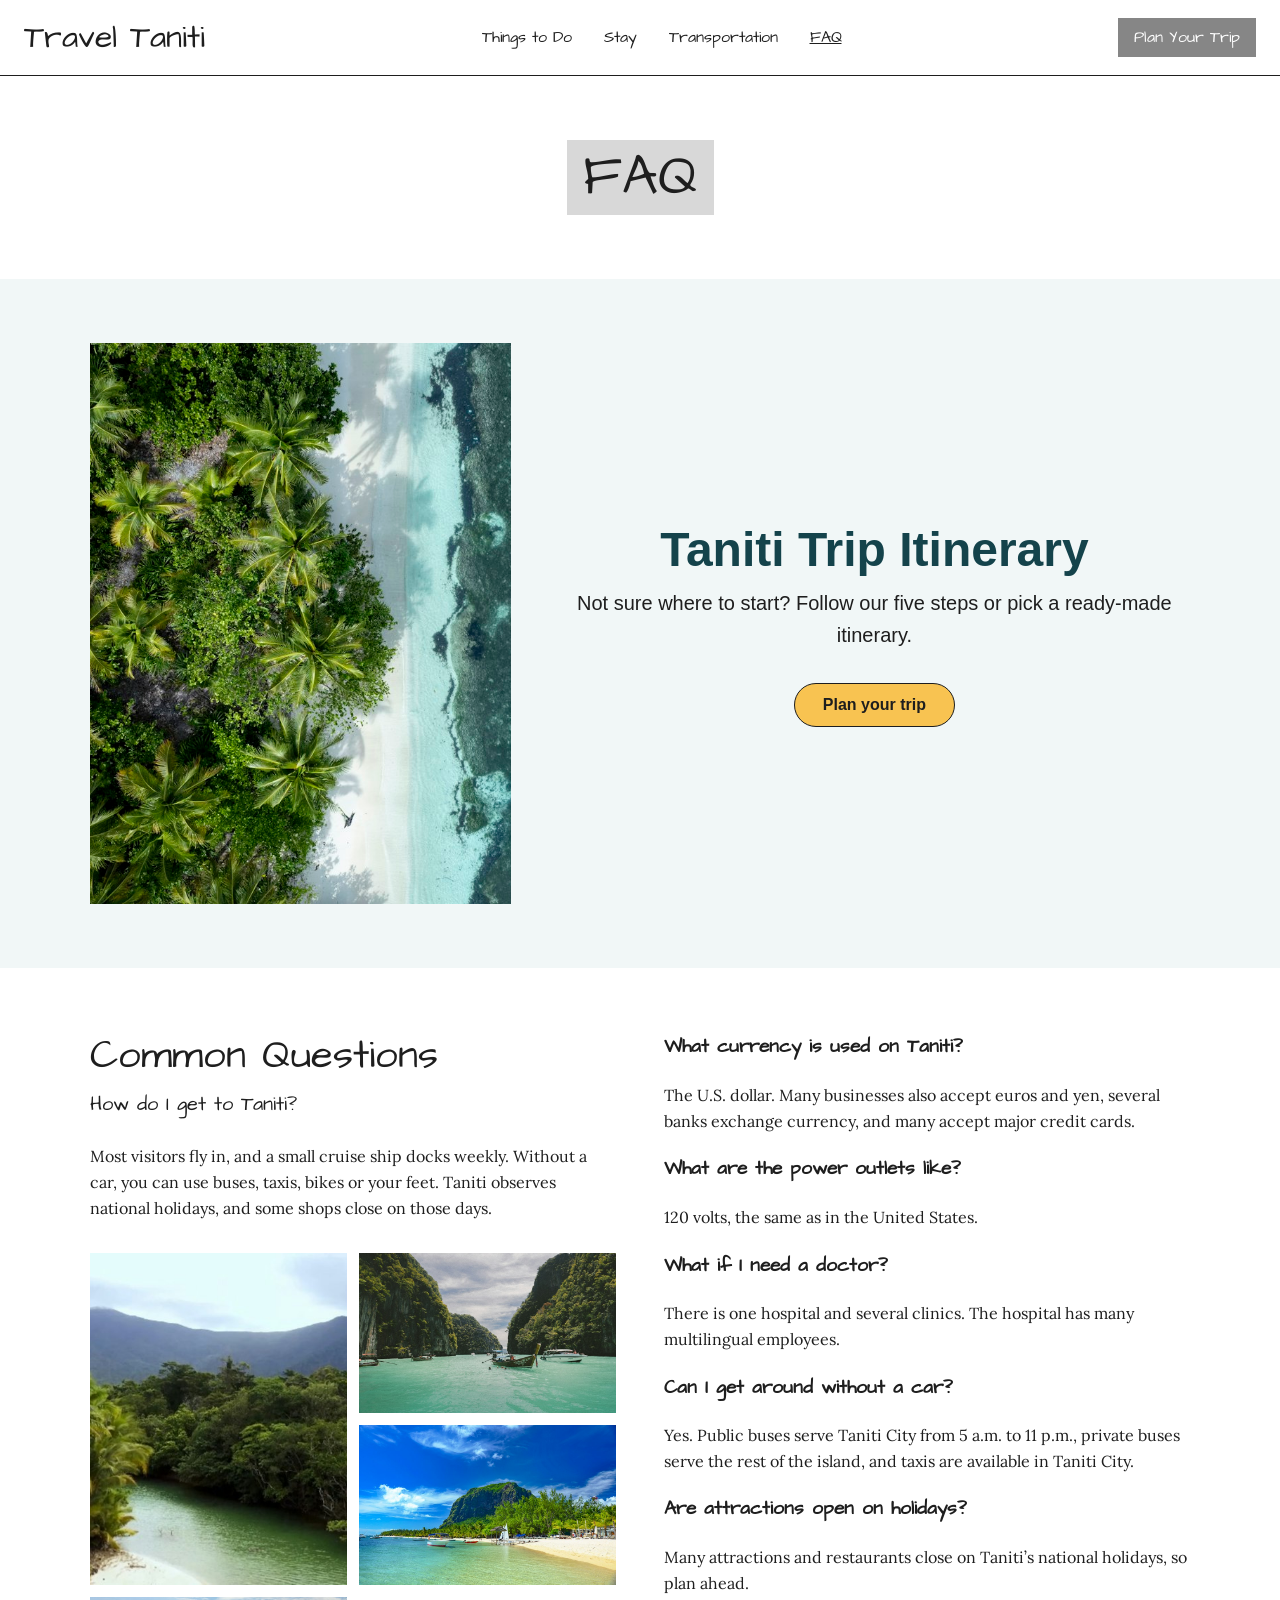
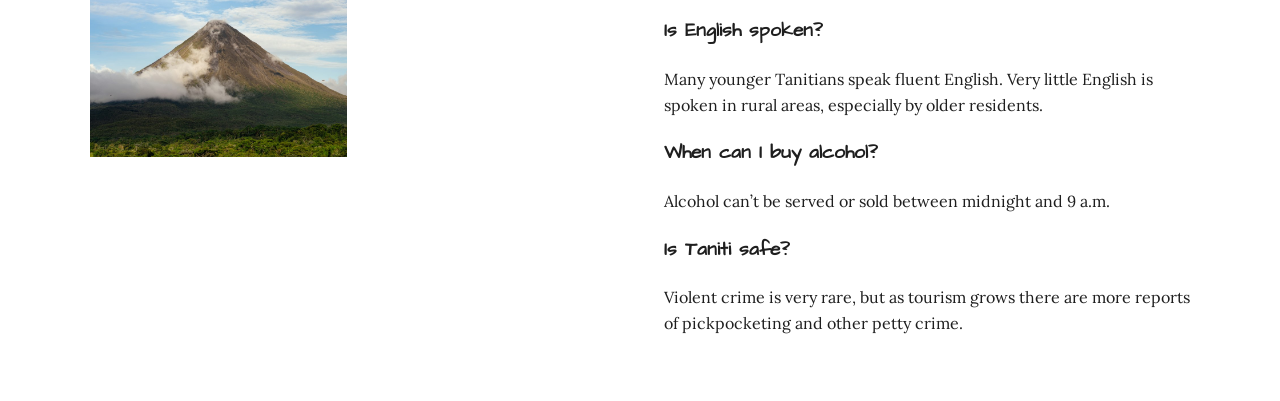
<file: faq.html>
<!DOCTYPE html>
<html lang="en">
<head>
    <meta charset="UTF-8">
    <meta name="viewport" content="width=device-width, initial-scale=1.0">
    <meta name="description" content="Answers to common questions about visiting Taniti.">
    <title>FAQ | Travel Taniti</title>
    <link rel="preconnect" href="https://fonts.googleapis.com">
    <link rel="preconnect" href="https://fonts.gstatic.com" crossorigin>
    <link rel="stylesheet" href="https://fonts.googleapis.com/css2?family=Architects+Daughter&family=Lora:wght@400;700&display=swap">
    <link rel="stylesheet" href="https://cdnjs.cloudflare.com/ajax/libs/font-awesome/6.5.2/css/all.min.css">
    <link rel="stylesheet" href="styles.css">
</head>
<body>
    <!-- Header -->
    <header>
        <a id="logo" href="index.html">Travel Taniti</a>
        <nav>
            <ul>
                <li><a href="things-to-do.html">Things to Do</a></li>
                <li><a href="stay.html">Stay</a></li>
                <li><a href="transportation.html">Transportation</a></li>
                <li><a href="faq.html" aria-current="page">FAQ</a></li>
            </ul>
        </nav>
        <a id="nav-cta" href="plan-your-trip.html">Plan Your Trip</a>
    </header>

    <main>
        <!-- Page title -->
        <section class="page-title">
            <h1>FAQ</h1>
        </section>

        <!-- Featured -->
        <section class="featured">
            <img src="assets/itinerary.jpg" alt="Aerial view of rainforest meeting a white-sand beach">
            <div>
                <h2>Taniti Trip Itinerary</h2>
                <p>Not sure where to start? Follow our five steps or pick a ready-made itinerary.</p>
                <a class="button" href="plan-your-trip.html">Plan your trip</a>
            </div>
        </section>

        <!-- Questions -->
        <section id="questions" class="split">
            <div>
                <h2>Common Questions</h2>
                <p class="subtitle">How do I get to Taniti?</p>
                <p>Most visitors fly in, and a small cruise ship docks weekly. Without a car, you can use buses, taxis, bikes or your feet. Taniti observes national holidays, and some shops close on those days.</p>
                <div class="collage">
                    <img src="assets/river.jpg" alt="Clear river running through the rainforest">
                    <img src="assets/cove.jpg" alt="Boats in a turquoise cove between limestone cliffs">
                    <img src="assets/bay.jpg" alt="Green mountain above a bay with boats">
                    <img src="assets/volcano.jpg" alt="Volcano cone rising above the rainforest">
                </div>
            </div>
            <dl>
                <dt>What currency is used on Taniti?</dt>
                <dd>The U.S. dollar. Many businesses also accept euros and yen, several banks exchange currency, and many accept major credit cards.</dd>
                <dt>What are the power outlets like?</dt>
                <dd>120 volts, the same as in the United States.</dd>
                <dt>What if I need a doctor?</dt>
                <dd>There is one hospital and several clinics. The hospital has many multilingual employees.</dd>
                <dt>Can I get around without a car?</dt>
                <dd>Yes. Public buses serve Taniti City from 5 a.m. to 11 p.m., private buses serve the rest of the island, and taxis are available in Taniti City.</dd>
                <dt>Are attractions open on holidays?</dt>
                <dd>Many attractions and restaurants close on Taniti&rsquo;s national holidays, so plan ahead.</dd>
                <dt>Is English spoken?</dt>
                <dd>Many younger Tanitians speak fluent English. Very little English is spoken in rural areas, especially by older residents.</dd>
                <dt>When can I buy alcohol?</dt>
                <dd>Alcohol can&rsquo;t be served or sold between midnight and 9 a.m.</dd>
                <dt>Is Taniti safe?</dt>
                <dd>Violent crime is very rare, but as tourism grows there are more reports of pickpocketing and other petty crime.</dd>
            </dl>
        </section>

    </main>
</body>
</html>
</file>
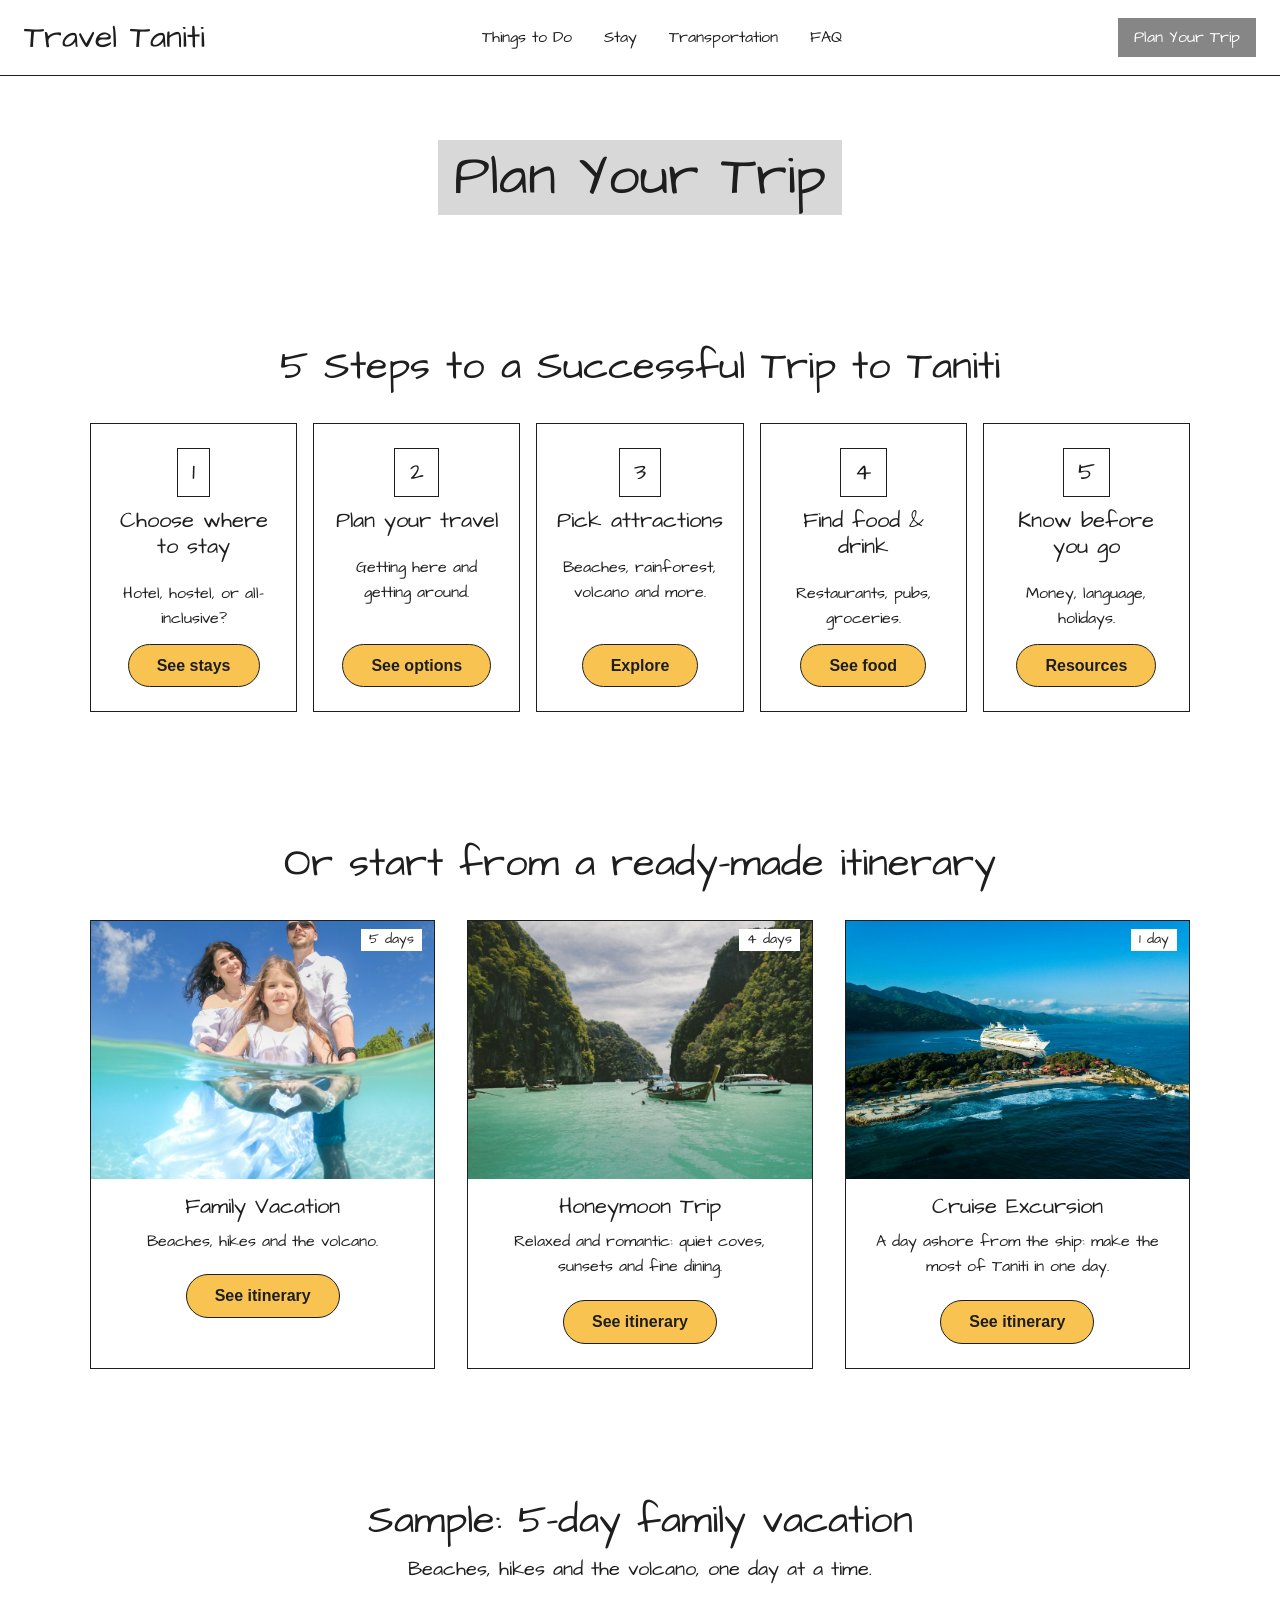
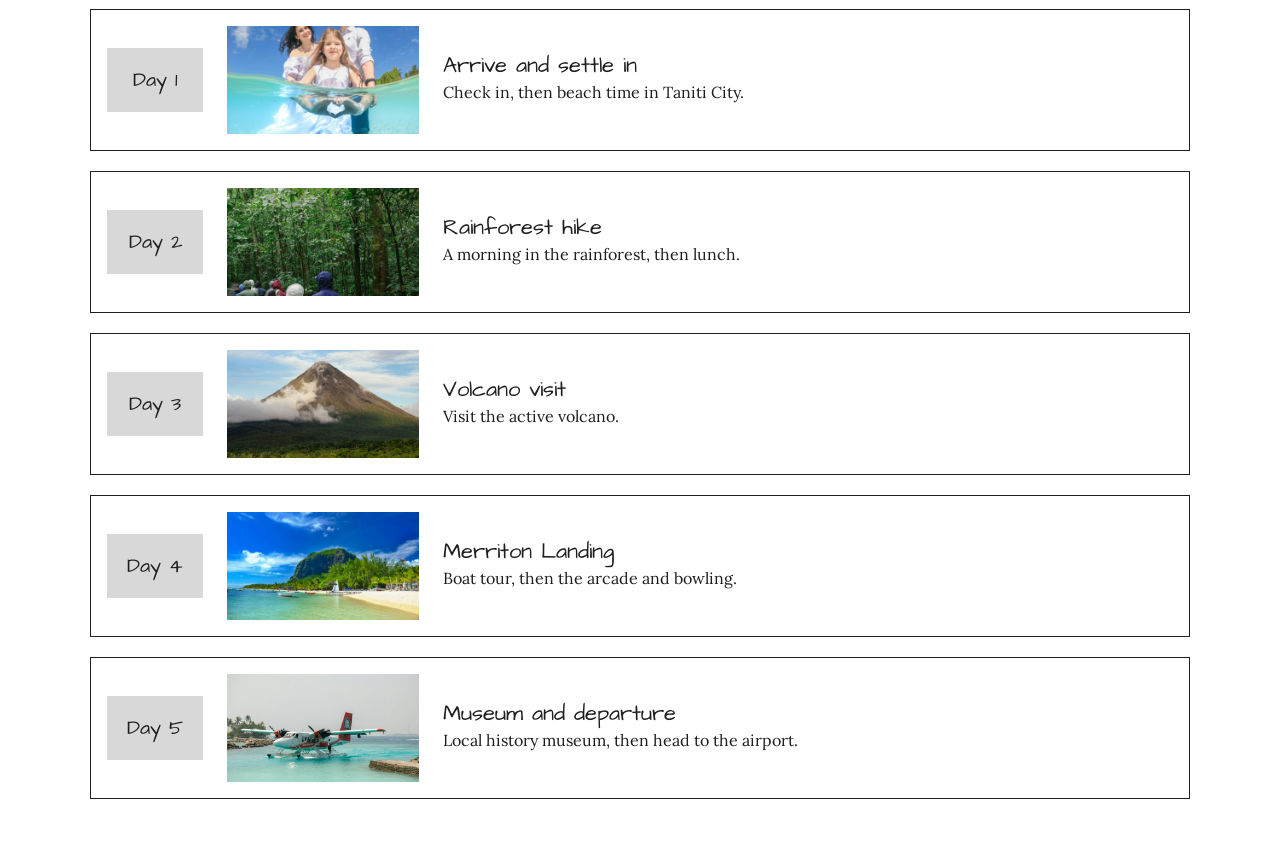
<file: plan-your-trip.html>
<!DOCTYPE html>
<html lang="en">
<head>
    <meta charset="UTF-8">
    <meta name="viewport" content="width=device-width, initial-scale=1.0">
    <meta name="description" content="Five steps to planning a trip to Taniti, plus ready-made itineraries.">
    <title>Plan Your Trip | Travel Taniti</title>
    <link rel="preconnect" href="https://fonts.googleapis.com">
    <link rel="preconnect" href="https://fonts.gstatic.com" crossorigin>
    <link rel="stylesheet" href="https://fonts.googleapis.com/css2?family=Architects+Daughter&family=Lora:wght@400;700&display=swap">
    <link rel="stylesheet" href="https://cdnjs.cloudflare.com/ajax/libs/font-awesome/6.5.2/css/all.min.css">
    <link rel="stylesheet" href="styles.css">
</head>
<body>
    <!-- Header -->
    <header>
        <a id="logo" href="index.html">Travel Taniti</a>
        <nav>
            <ul>
                <li><a href="things-to-do.html">Things to Do</a></li>
                <li><a href="stay.html">Stay</a></li>
                <li><a href="transportation.html">Transportation</a></li>
                <li><a href="faq.html">FAQ</a></li>
            </ul>
        </nav>
        <a id="nav-cta" href="plan-your-trip.html" aria-current="page">Plan Your Trip</a>
    </header>

    <main>
        <!-- Page title -->
        <section class="page-title">
            <h1>Plan Your Trip</h1>
        </section>

        <!-- Steps -->
        <section id="steps">
            <h2>5 Steps to a Successful Trip to Taniti</h2>
            <ol class="step-list">
                <li class="card">
                    <h3>Choose where to stay</h3>
                    <p>Hotel, hostel, or all-inclusive?</p>
                    <a class="button" href="stay.html">See stays</a>
                </li>
                <li class="card">
                    <h3>Plan your travel</h3>
                    <p>Getting here and getting around.</p>
                    <a class="button" href="transportation.html">See options</a>
                </li>
                <li class="card">
                    <h3>Pick attractions</h3>
                    <p>Beaches, rainforest, volcano and more.</p>
                    <a class="button" href="things-to-do.html">Explore</a>
                </li>
                <li class="card">
                    <h3>Find food &amp; drink</h3>
                    <p>Restaurants, pubs, groceries.</p>
                    <a class="button" href="things-to-do.html#food">See food</a>
                </li>
                <li class="card">
                    <h3>Know before you go</h3>
                    <p>Money, language, holidays.</p>
                    <a class="button" href="faq.html">Resources</a>
                </li>
            </ol>
        </section>

        <!-- Itineraries -->
        <section id="itineraries">
            <h2>Or start from a ready-made itinerary</h2>
            <ul class="card-grid">
                <li class="card">
                    <img src="assets/beach-family.jpg" alt="Family playing in shallow water on a white-sand beach">
                    <span class="tag">5 days</span>
                    <h3>Family Vacation</h3>
                    <p>Beaches, hikes and the volcano.</p>
                    <a class="button" href="#sample-itinerary">See itinerary</a>
                </li>
                <li class="card">
                    <img src="assets/cove.jpg" alt="Boats in a turquoise cove between limestone cliffs">
                    <span class="tag">4 days</span>
                    <h3>Honeymoon Trip</h3>
                    <p>Relaxed and romantic: quiet coves, sunsets and fine dining.</p>
                    <a class="button" href="#sample-itinerary">See itinerary</a>
                </li>
                <li class="card">
                    <img src="assets/cruise.jpg" alt="Cruise ship docked in a tropical bay">
                    <span class="tag">1 day</span>
                    <h3>Cruise Excursion</h3>
                    <p>A day ashore from the ship: make the most of Taniti in one day.</p>
                    <a class="button" href="#sample-itinerary">See itinerary</a>
                </li>
            </ul>
        </section>

        <!-- Sample itinerary -->
        <section id="sample-itinerary">
            <h2>Sample: 5-day family vacation</h2>
            <p class="subtitle">Beaches, hikes and the volcano, one day at a time.</p>
            <ol class="day-list">
                <li>
                    <span class="day">Day 1</span>
                    <img src="assets/beach-family.jpg" alt="Family on a white-sand beach">
                    <div>
                        <h3>Arrive and settle in</h3>
                        <p>Check in, then beach time in Taniti City.</p>
                    </div>
                </li>
                <li>
                    <span class="day">Day 2</span>
                    <img src="assets/hike.jpg" alt="Hikers on a rainforest trail">
                    <div>
                        <h3>Rainforest hike</h3>
                        <p>A morning in the rainforest, then lunch.</p>
                    </div>
                </li>
                <li>
                    <span class="day">Day 3</span>
                    <img src="assets/volcano.jpg" alt="Volcano cone rising above the rainforest">
                    <div>
                        <h3>Volcano visit</h3>
                        <p>Visit the active volcano.</p>
                    </div>
                </li>
                <li>
                    <span class="day">Day 4</span>
                    <img src="assets/bay.jpg" alt="Green mountain above a bay with boats">
                    <div>
                        <h3>Merriton Landing</h3>
                        <p>Boat tour, then the arcade and bowling.</p>
                    </div>
                </li>
                <li>
                    <span class="day">Day 5</span>
                    <img src="assets/plane.jpg" alt="Seaplane on turquoise water">
                    <div>
                        <h3>Museum and departure</h3>
                        <p>Local history museum, then head to the airport.</p>
                    </div>
                </li>
            </ol>
        </section>

    </main>
</body>
</html>
</file>
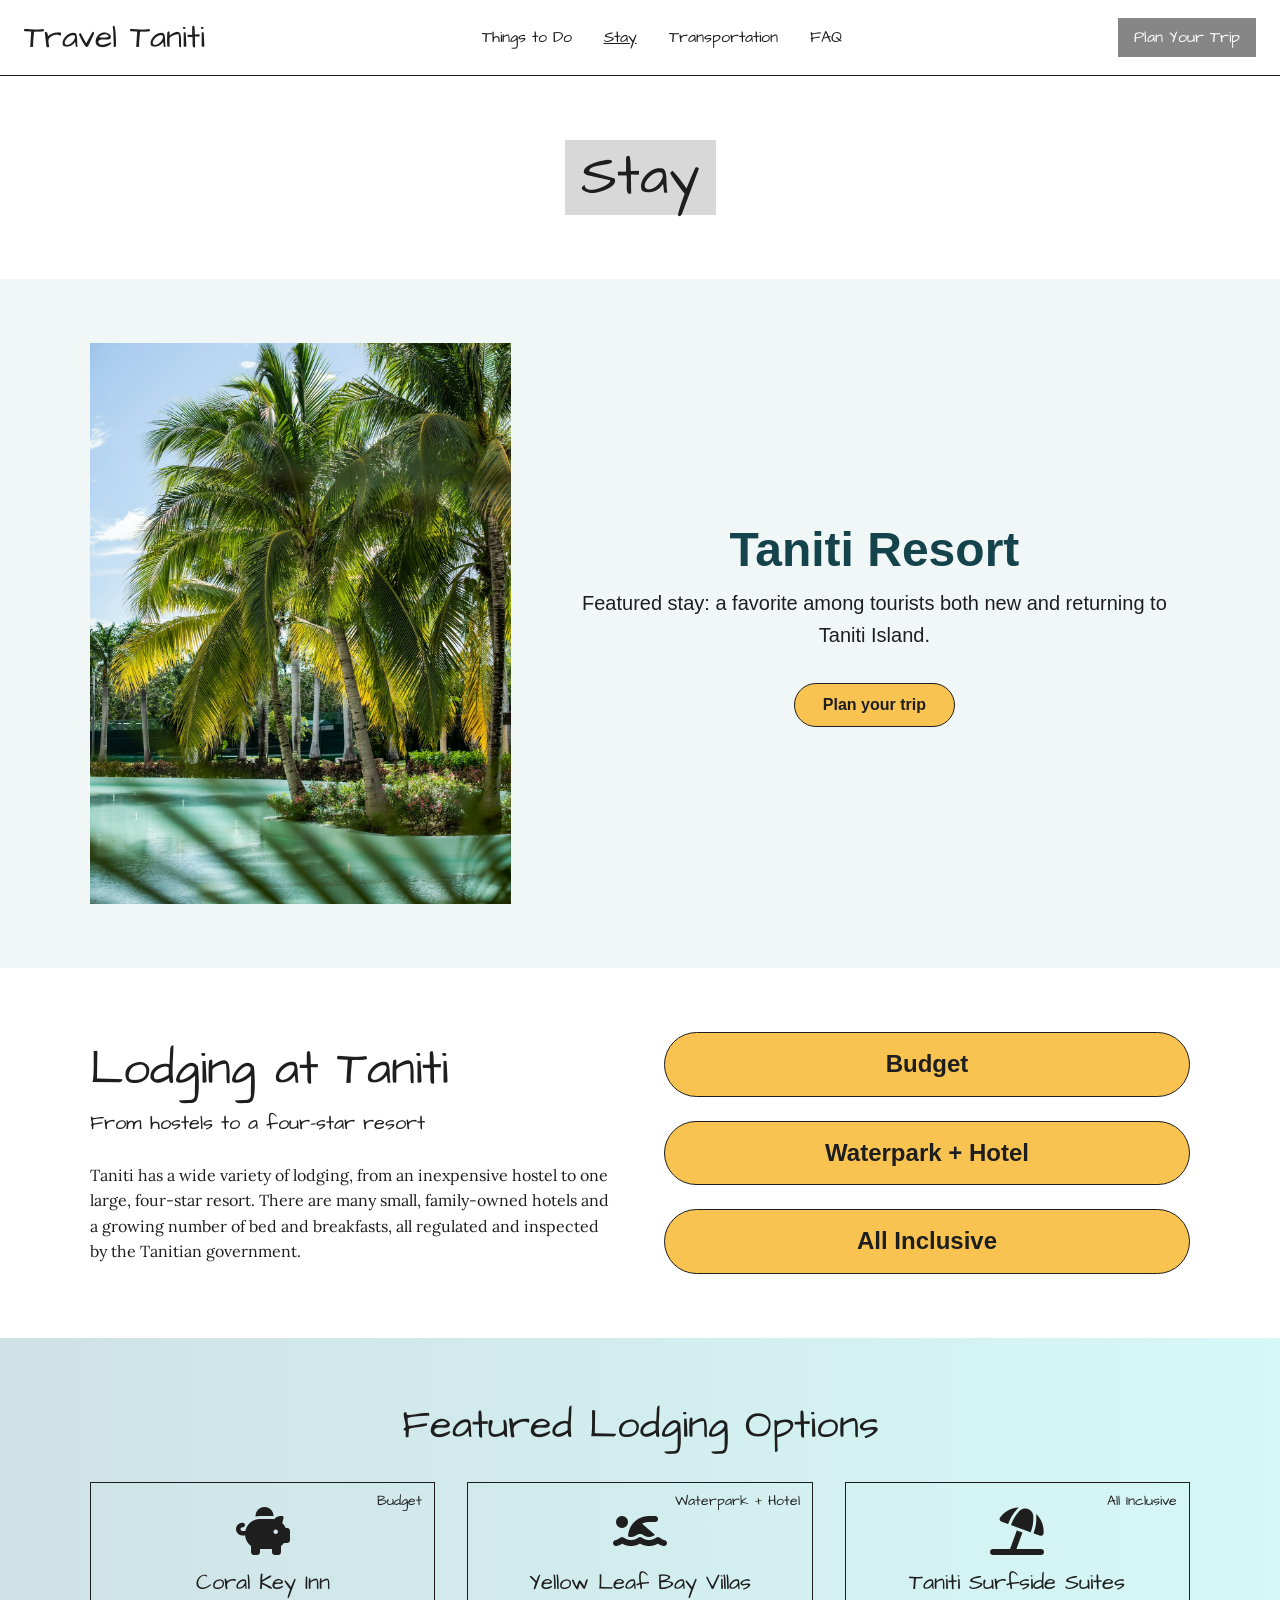
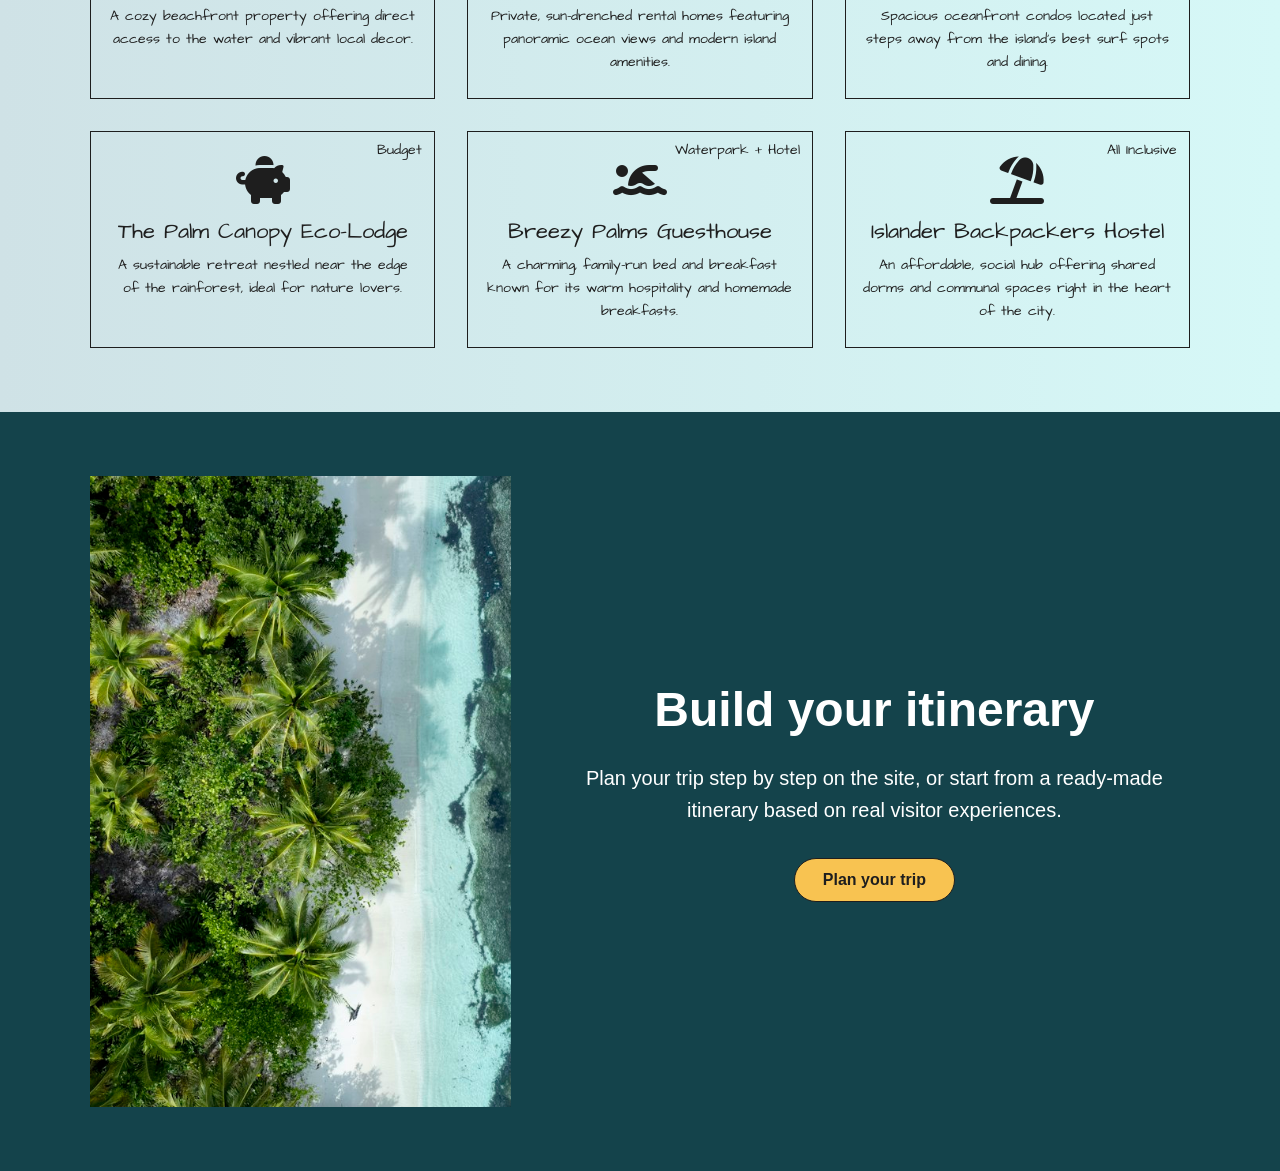
<file: stay.html>
<!DOCTYPE html>
<html lang="en">
<head>
    <meta charset="UTF-8">
    <meta name="viewport" content="width=device-width, initial-scale=1.0">
    <meta name="description" content="Lodging on Taniti, from budget hostels to a four-star resort.">
    <title>Stay | Travel Taniti</title>
    <link rel="preconnect" href="https://fonts.googleapis.com">
    <link rel="preconnect" href="https://fonts.gstatic.com" crossorigin>
    <link rel="stylesheet" href="https://fonts.googleapis.com/css2?family=Architects+Daughter&family=Lora:wght@400;700&display=swap">
    <link rel="stylesheet" href="https://cdnjs.cloudflare.com/ajax/libs/font-awesome/6.5.2/css/all.min.css">
    <link rel="stylesheet" href="styles.css">
</head>
<body>
    <!-- Header -->
    <header>
        <a id="logo" href="index.html">Travel Taniti</a>
        <nav>
            <ul>
                <li><a href="things-to-do.html">Things to Do</a></li>
                <li><a href="stay.html" aria-current="page">Stay</a></li>
                <li><a href="transportation.html">Transportation</a></li>
                <li><a href="faq.html">FAQ</a></li>
            </ul>
        </nav>
        <a id="nav-cta" href="plan-your-trip.html">Plan Your Trip</a>
    </header>

    <main>
        <!-- Page title -->
        <section class="page-title">
            <h1>Stay</h1>
        </section>

        <!-- Featured -->
        <section class="featured">
            <img src="assets/resort.jpg" alt="Palm trees around a resort pool">
            <div>
                <h2>Taniti Resort</h2>
                <p>Featured stay: a favorite among tourists both new and returning to Taniti Island.</p>
                <a class="button" href="plan-your-trip.html">Plan your trip</a>
            </div>
        </section>

        <!-- Lodging -->
        <section id="lodging" class="split">
            <div>
                <h2>Lodging at Taniti</h2>
                <p class="subtitle">From hostels to a four-star resort</p>
                <p>Taniti has a wide variety of lodging, from an inexpensive hostel to one large, four-star resort. There are many small, family-owned hotels and a growing number of bed and breakfasts, all regulated and inspected by the Tanitian government.</p>
            </div>
            <ul class="option-list">
                <li><a class="button" href="#budget">Budget</a></li>
                <li><a class="button" href="#waterpark-hotel">Waterpark + Hotel</a></li>
                <li><a class="button" href="#all-inclusive">All Inclusive</a></li>
            </ul>
        </section>

        <!-- Featured lodging -->
        <section id="featured-lodging" class="band">
            <h2>Featured Lodging Options</h2>
            <ul class="card-grid">
                <li class="card" id="budget">
                    <span class="tag">Budget</span>
                    <i class="fa-solid fa-piggy-bank card-icon" aria-hidden="true"></i>
                    <h3>Coral Key Inn</h3>
                    <p>A cozy beachfront property offering direct access to the water and vibrant local decor.</p>
                </li>
                <li class="card" id="waterpark-hotel">
                    <span class="tag">Waterpark + Hotel</span>
                    <i class="fa-solid fa-person-swimming card-icon" aria-hidden="true"></i>
                    <h3>Yellow Leaf Bay Villas</h3>
                    <p>Private, sun-drenched rental homes featuring panoramic ocean views and modern island amenities.</p>
                </li>
                <li class="card" id="all-inclusive">
                    <span class="tag">All Inclusive</span>
                    <i class="fa-solid fa-umbrella-beach card-icon" aria-hidden="true"></i>
                    <h3>Taniti Surfside Suites</h3>
                    <p>Spacious oceanfront condos located just steps away from the island&rsquo;s best surf spots and dining.</p>
                </li>
                <li class="card">
                    <span class="tag">Budget</span>
                    <i class="fa-solid fa-piggy-bank card-icon" aria-hidden="true"></i>
                    <h3>The Palm Canopy Eco-Lodge</h3>
                    <p>A sustainable retreat nestled near the edge of the rainforest, ideal for nature lovers.</p>
                </li>
                <li class="card">
                    <span class="tag">Waterpark + Hotel</span>
                    <i class="fa-solid fa-person-swimming card-icon" aria-hidden="true"></i>
                    <h3>Breezy Palms Guesthouse</h3>
                    <p>A charming, family-run bed and breakfast known for its warm hospitality and homemade breakfasts.</p>
                </li>
                <li class="card">
                    <span class="tag">All Inclusive</span>
                    <i class="fa-solid fa-umbrella-beach card-icon" aria-hidden="true"></i>
                    <h3>Islander Backpackers Hostel</h3>
                    <p>An affordable, social hub offering shared dorms and communal spaces right in the heart of the city.</p>
                </li>
            </ul>
        </section>

        <!-- Itinerary call to action -->
        <section class="itinerary-cta">
            <img src="assets/itinerary.jpg" alt="Aerial view of rainforest meeting a white-sand beach">
            <div>
                <h2>Build your itinerary</h2>
                <p>Plan your trip step by step on the site, or start from a ready-made itinerary based on real visitor experiences.</p>
                <a class="button" href="plan-your-trip.html">Plan your trip</a>
            </div>
        </section>

    </main>
</body>
</html>
</file>
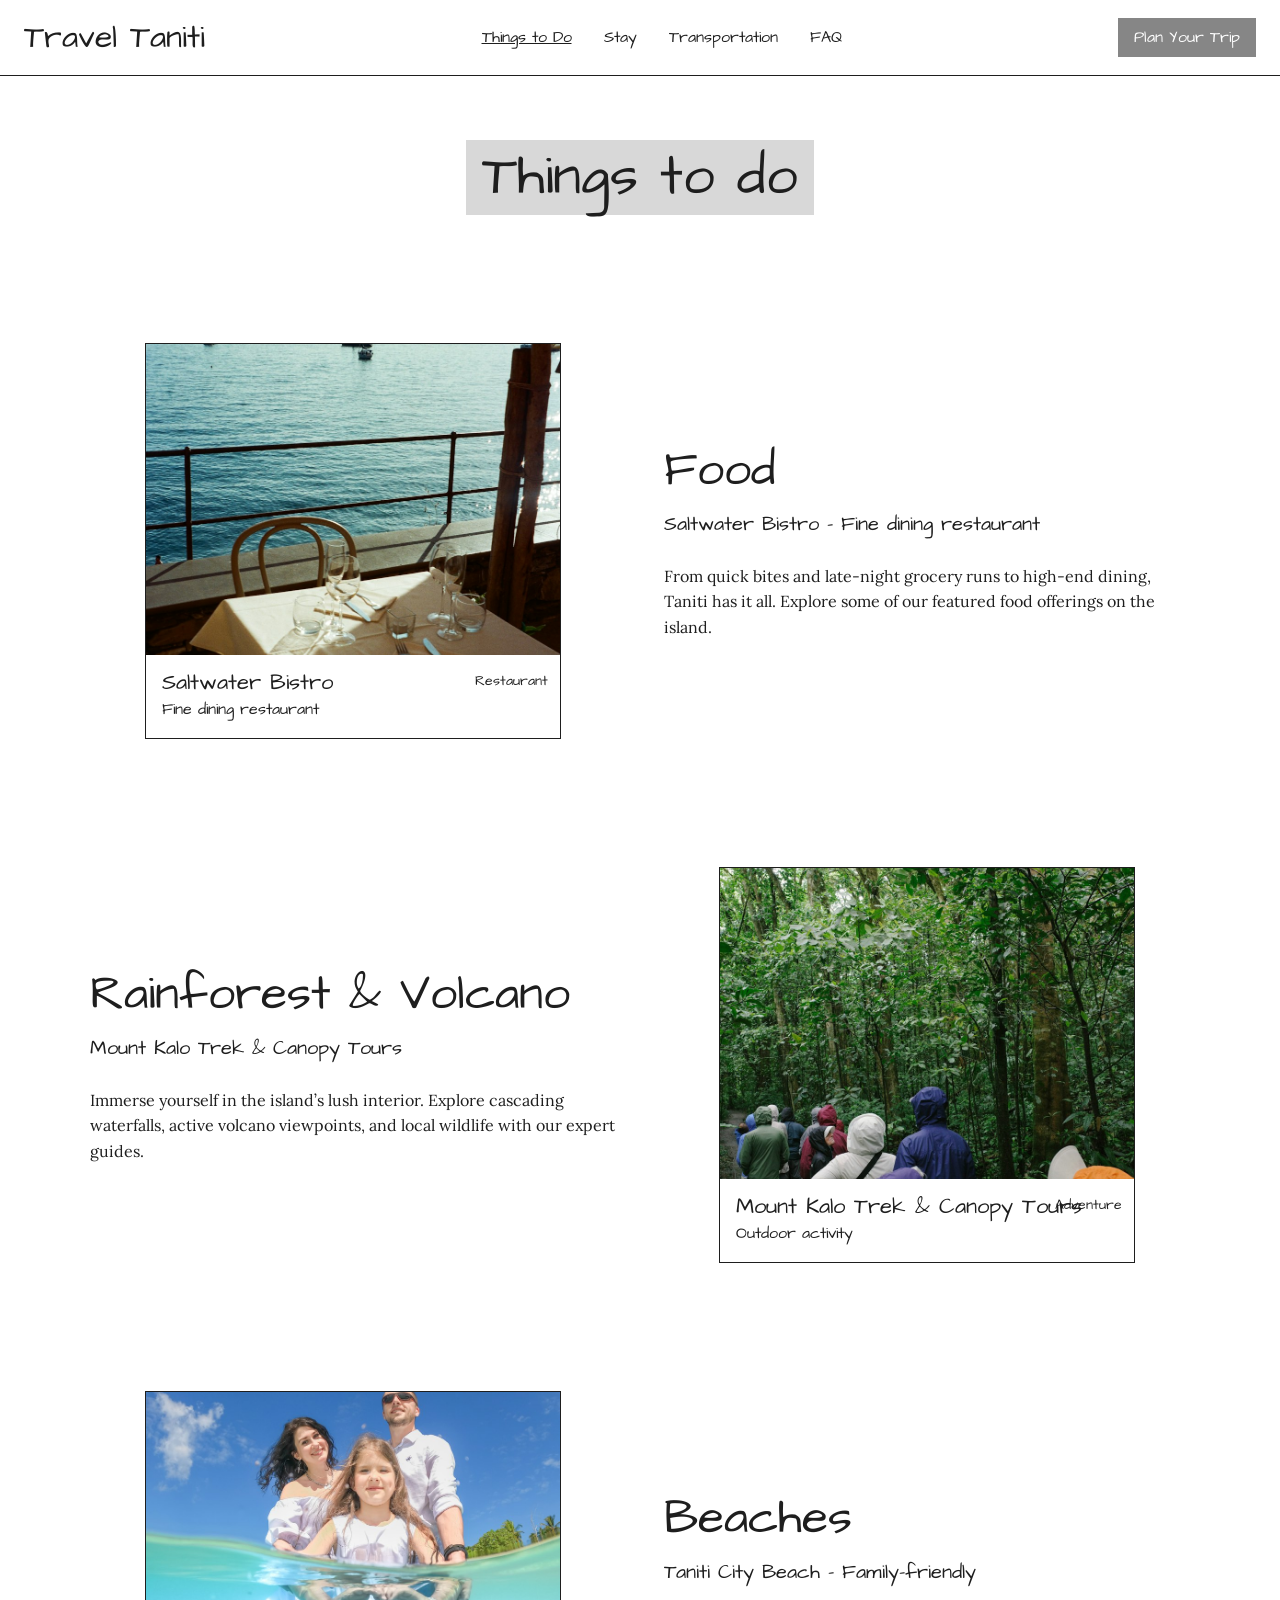
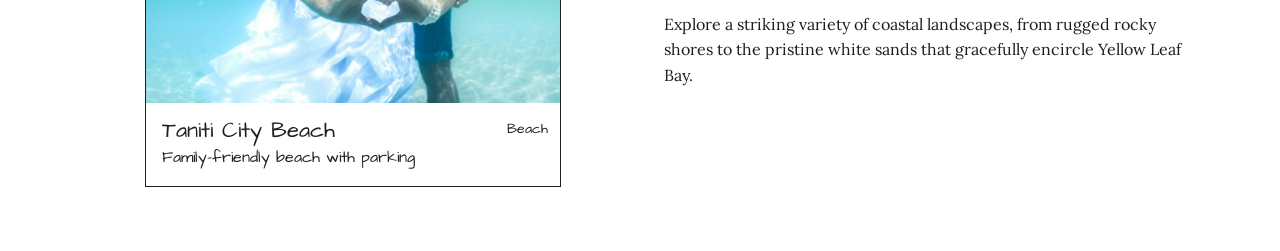
<file: things-to-do.html>
<!DOCTYPE html>
<html lang="en">
<head>
    <meta charset="UTF-8">
    <meta name="viewport" content="width=device-width, initial-scale=1.0">
    <meta name="description" content="Food, rainforest and volcano tours, beaches and more things to do on Taniti.">
    <title>Things to Do | Travel Taniti</title>
    <link rel="preconnect" href="https://fonts.googleapis.com">
    <link rel="preconnect" href="https://fonts.gstatic.com" crossorigin>
    <link rel="stylesheet" href="https://fonts.googleapis.com/css2?family=Architects+Daughter&family=Lora:wght@400;700&display=swap">
    <link rel="stylesheet" href="https://cdnjs.cloudflare.com/ajax/libs/font-awesome/6.5.2/css/all.min.css">
    <link rel="stylesheet" href="styles.css">
</head>
<body>
    <!-- Header -->
    <header>
        <a id="logo" href="index.html">Travel Taniti</a>
        <nav>
            <ul>
                <li><a href="things-to-do.html" aria-current="page">Things to Do</a></li>
                <li><a href="stay.html">Stay</a></li>
                <li><a href="transportation.html">Transportation</a></li>
                <li><a href="faq.html">FAQ</a></li>
            </ul>
        </nav>
        <a id="nav-cta" href="plan-your-trip.html">Plan Your Trip</a>
    </header>

    <main>
        <!-- Page title -->
        <section class="page-title">
            <h1>Things to do</h1>
        </section>

        <!-- Features -->
        <!-- Food -->
        <section id="food" class="split split-reverse">
            <div>
                <h2>Food</h2>
                <p class="subtitle">Saltwater Bistro &ndash; Fine dining restaurant</p>
                <p>From quick bites and late-night grocery runs to high-end dining, Taniti has it all. Explore some of our featured food offerings on the island.</p>
            </div>
            <figure class="feature-card">
                <img src="assets/restaurant.jpg" alt="Seaside table set for dinner">
                <figcaption>
                    <span class="tag">Restaurant</span>
                    <h3>Saltwater Bistro</h3>
                    <p>Fine dining restaurant</p>
                </figcaption>
            </figure>
        </section>

        <!-- Rainforest & Volcano -->
        <section id="rainforest-volcano" class="split">
            <div>
                <h2>Rainforest &amp; Volcano</h2>
                <p class="subtitle">Mount Kalo Trek &amp; Canopy Tours</p>
                <p>Immerse yourself in the island&rsquo;s lush interior. Explore cascading waterfalls, active volcano viewpoints, and local wildlife with our expert guides.</p>
            </div>
            <figure class="feature-card">
                <img src="assets/hike.jpg" alt="Group hiking a rainforest trail">
                <figcaption>
                    <span class="tag">Adventure</span>
                    <h3>Mount Kalo Trek &amp; Canopy Tours</h3>
                    <p>Outdoor activity</p>
                </figcaption>
            </figure>
        </section>

        <!-- Beaches -->
        <section id="beaches" class="split split-reverse">
            <div>
                <h2>Beaches</h2>
                <p class="subtitle">Taniti City Beach &ndash; Family-friendly</p>
                <p>Explore a striking variety of coastal landscapes, from rugged rocky shores to the pristine white sands that gracefully encircle Yellow Leaf Bay.</p>
            </div>
            <figure class="feature-card">
                <img src="assets/beach-family.jpg" alt="Family playing in shallow water on a white-sand beach">
                <figcaption>
                    <span class="tag">Beach</span>
                    <h3>Taniti City Beach</h3>
                    <p>Family-friendly beach with parking</p>
                </figcaption>
            </figure>
        </section>

    </main>
</body>
</html>
</file>
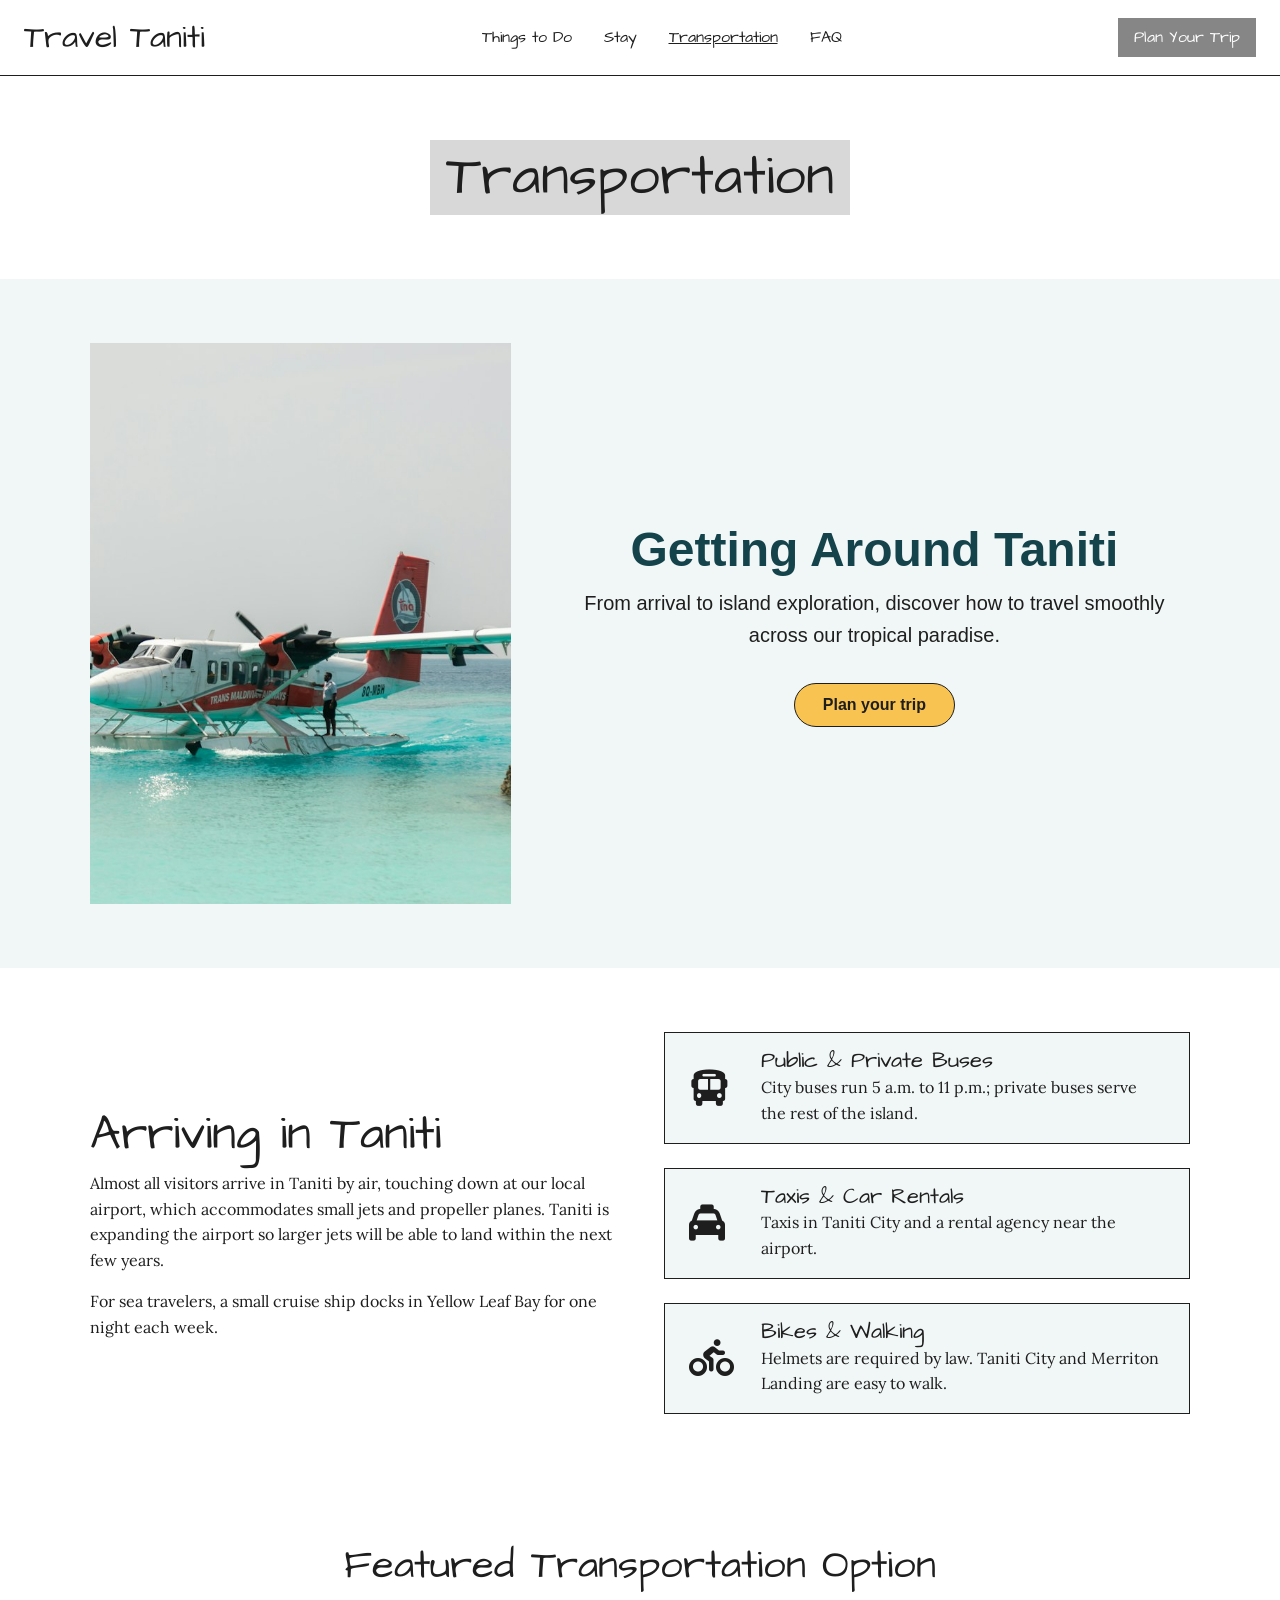
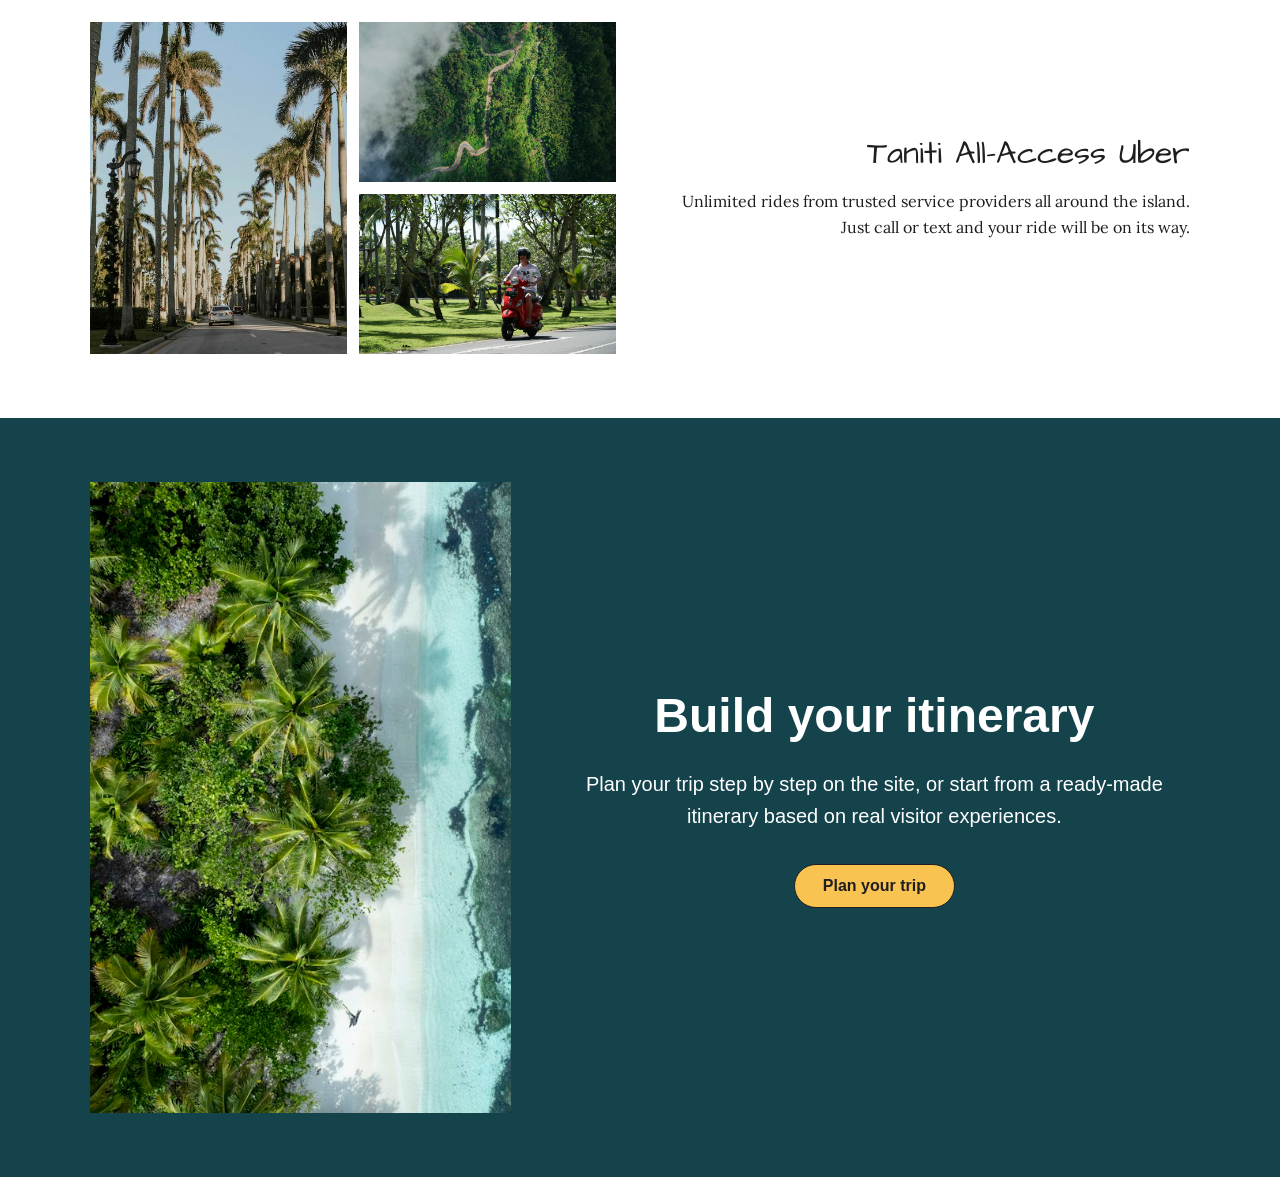
<file: transportation.html>
<!DOCTYPE html>
<html lang="en">
<head>
    <meta charset="UTF-8">
    <meta name="viewport" content="width=device-width, initial-scale=1.0">
    <meta name="description" content="How to get to Taniti and get around the island by bus, taxi, car, bike or on foot.">
    <title>Transportation | Travel Taniti</title>
    <link rel="preconnect" href="https://fonts.googleapis.com">
    <link rel="preconnect" href="https://fonts.gstatic.com" crossorigin>
    <link rel="stylesheet" href="https://fonts.googleapis.com/css2?family=Architects+Daughter&family=Lora:wght@400;700&display=swap">
    <link rel="stylesheet" href="https://cdnjs.cloudflare.com/ajax/libs/font-awesome/6.5.2/css/all.min.css">
    <link rel="stylesheet" href="styles.css">
</head>
<body>
    <!-- Header -->
    <header>
        <a id="logo" href="index.html">Travel Taniti</a>
        <nav>
            <ul>
                <li><a href="things-to-do.html">Things to Do</a></li>
                <li><a href="stay.html">Stay</a></li>
                <li><a href="transportation.html" aria-current="page">Transportation</a></li>
                <li><a href="faq.html">FAQ</a></li>
            </ul>
        </nav>
        <a id="nav-cta" href="plan-your-trip.html">Plan Your Trip</a>
    </header>

    <main>
        <!-- Page title -->
        <section class="page-title">
            <h1>Transportation</h1>
        </section>

        <!-- Featured -->
        <section class="featured">
            <img src="assets/plane.jpg" alt="Seaplane floating on turquoise water">
            <div>
                <h2>Getting Around Taniti</h2>
                <p>From arrival to island exploration, discover how to travel smoothly across our tropical paradise.</p>
                <a class="button" href="plan-your-trip.html">Plan your trip</a>
            </div>
        </section>

        <!-- Arriving -->
        <section id="arriving" class="split">
            <div>
                <h2>Arriving in Taniti</h2>
                <p>Almost all visitors arrive in Taniti by air, touching down at our local airport, which accommodates small jets and propeller planes. Taniti is expanding the airport so larger jets will be able to land within the next few years.</p>
                <p>For sea travelers, a small cruise ship docks in Yellow Leaf Bay for one night each week.</p>
            </div>
            <ul class="option-list">
                <li class="option">
                    <i class="fa-solid fa-bus card-icon" aria-hidden="true"></i>
                    <h3>Public &amp; Private Buses</h3>
                    <p>City buses run 5 a.m. to 11 p.m.; private buses serve the rest of the island.</p>
                </li>
                <li class="option">
                    <i class="fa-solid fa-taxi card-icon" aria-hidden="true"></i>
                    <h3>Taxis &amp; Car Rentals</h3>
                    <p>Taxis in Taniti City and a rental agency near the airport.</p>
                </li>
                <li class="option">
                    <i class="fa-solid fa-person-biking card-icon" aria-hidden="true"></i>
                    <h3>Bikes &amp; Walking</h3>
                    <p>Helmets are required by law. Taniti City and Merriton Landing are easy to walk.</p>
                </li>
            </ul>
        </section>

        <!-- Featured transport -->
        <section id="featured-transport">
            <h2>Featured Transportation Option</h2>
            <div class="split">
                <div class="collage">
                    <img src="assets/car.jpg" alt="Car driving down a palm-lined road">
                    <img src="assets/road.jpg" alt="Aerial view of a winding road through the jungle">
                    <img src="assets/scooter.jpg" alt="Scooter parked on a palm-lined road">
                </div>
                <div>
                    <h3>Taniti All-Access Uber</h3>
                    <p>Unlimited rides from trusted service providers all around the island. Just call or text and your ride will be on its way.</p>
                </div>
            </div>
        </section>

        <!-- Itinerary call to action -->
        <section class="itinerary-cta">
            <img src="assets/itinerary.jpg" alt="Aerial view of rainforest meeting a white-sand beach">
            <div>
                <h2>Build your itinerary</h2>
                <p>Plan your trip step by step on the site, or start from a ready-made itinerary based on real visitor experiences.</p>
                <a class="button" href="plan-your-trip.html">Plan your trip</a>
            </div>
        </section>

    </main>
</body>
</html>
</file>
<file: styles.css>
/* Tokens */
:root {
    --color-ink: #1e1e1e;
    --color-white: #fff;
    --color-teal: #14434b;
    --color-band-start: #cfe2e6;
    --color-band-end: #d6f8f7;
    --color-mint: #f1f7f7;
    --color-gray: #d8d8d8;
    --color-nav-button: #868686;
    --color-yellow: #f8c351;
    --font-display: 'Architects Daughter', cursive;
    --font-body: 'Lora', Georgia, serif;
    --font-sans: Arial, Helvetica, sans-serif;
    --max-width: 1100px;
}

/* Reset */
*,
*::before,
*::after {
    box-sizing: border-box;
    margin: 0;
    padding: 0;
}

img {
    display: block;
    max-width: 100%;
}

ul,
ol {
    list-style: none;
}

/* Base */
html {
    scroll-behavior: smooth;
}

body {
    background: var(--color-white);
    color: var(--color-ink);
    font-family: var(--font-body);
    line-height: 1.6;
}

h1,
h2,
h3 {
    font-family: var(--font-display);
    font-weight: 400;
    line-height: 1.2;
}

h1 {
    font-size: 3.5rem;
}

h2 {
    font-size: 2.5rem;
    margin-bottom: 0.5rem;
}

h3 {
    font-size: 1.35rem;
}

a {
    color: inherit;
}

main > section {
    padding: 4rem max(1.5rem, (100% - var(--max-width)) / 2);
}

@media (max-width: 768px) {
    h1 {
        font-size: 2.5rem;
    }

    h2 {
        font-size: 2rem;
    }

    main > section {
        padding-block: 3rem;
    }
}

/* Button */
.button {
    display: inline-block;
    padding: 0.5rem 1.75rem;
    border: 1px solid var(--color-ink);
    border-radius: 999px;
    background: var(--color-yellow);
    color: var(--color-ink);
    font-family: var(--font-sans);
    font-weight: 700;
    text-decoration: none;
}

.button:hover,
.button:focus-visible {
    background: var(--color-white);
}

/* Header */
header {
    display: flex;
    align-items: center;
    justify-content: space-between;
    gap: 1rem 2rem;
    padding: 0.75rem 1.5rem;
    border-bottom: 1px solid var(--color-ink);
    font-family: var(--font-display);
}

#logo {
    font-size: 2rem;
    text-decoration: none;
    white-space: nowrap;
}

header ul {
    display: flex;
    gap: 2rem;
}

header ul a {
    text-decoration: none;
}

header ul a:hover,
header [aria-current="page"] {
    text-decoration: underline;
}

#nav-cta {
    padding: 0.4rem 1rem;
    background: var(--color-nav-button);
    color: var(--color-white);
    text-decoration: none;
    white-space: nowrap;
}

@media (max-width: 768px) {
    header {
        flex-wrap: wrap;
    }

    #logo {
        font-size: 1.6rem;
    }

    header nav {
        order: 3;
        width: 100%;
    }

    header ul {
        flex-wrap: wrap;
        justify-content: center;
        gap: 0.5rem 1.25rem;
    }
}

/* Split */
.split {
    display: grid;
    grid-template-columns: 1fr 1fr;
    align-items: center;
    gap: 3rem;
}

.split-reverse > :first-child {
    order: 2;
}

.split p + p {
    margin-top: 1rem;
}

.subtitle {
    margin-bottom: 1.5rem;
    font-family: var(--font-display);
    font-size: 1.25rem;
}

@media (max-width: 768px) {
    .split {
        grid-template-columns: 1fr;
        gap: 2rem;
    }

    .split-reverse > :first-child {
        order: 0;
    }
}

/* Band */
.band {
    background: linear-gradient(to right, var(--color-band-start), var(--color-band-end));
}

.band > h2 {
    margin-bottom: 2rem;
    text-align: center;
}

/* Cards */
.card-grid {
    display: grid;
    grid-template-columns: repeat(3, 1fr);
    gap: 2rem;
}

.card {
    position: relative;
    padding: 1.5rem 1rem;
    border: 1px solid var(--color-ink);
    font-family: var(--font-display);
    text-align: center;
}

.card h3 {
    margin-bottom: 0.5rem;
}

.card-icon {
    display: block;
    margin-bottom: 1rem;
    font-size: 3rem;
}

@media (max-width: 768px) {
    .card-grid {
        grid-template-columns: 1fr;
    }
}

/* Itinerary call to action */
.itinerary-cta {
    display: grid;
    grid-template-columns: 1fr 1.5fr;
    align-items: center;
    gap: 3rem;
    background: var(--color-teal);
    color: var(--color-white);
    font-family: var(--font-sans);
    text-align: center;
}

.itinerary-cta img {
    width: 100%;
    aspect-ratio: 2 / 3;
    object-fit: cover;
}

.itinerary-cta h2 {
    margin-bottom: 1.5rem;
    font-family: var(--font-sans);
    font-size: 3rem;
    font-weight: 700;
}

.itinerary-cta p {
    margin-bottom: 2rem;
    font-size: 1.25rem;
}

@media (max-width: 768px) {
    .itinerary-cta {
        grid-template-columns: 1fr;
        gap: 2rem;
    }

    .itinerary-cta img {
        aspect-ratio: 4 / 3;
    }

    .itinerary-cta h2 {
        font-size: 2.25rem;
    }
}

/* Page title */
.page-title {
    text-align: center;
}

.page-title h1 {
    display: inline-block;
    padding: 0.25rem 1rem;
    background: var(--color-gray);
}

/* Feature card */
.feature-card {
    border: 1px solid var(--color-ink);
    font-family: var(--font-display);
}

.feature-card img {
    width: 100%;
    aspect-ratio: 4 / 3;
    object-fit: cover;
}

.feature-card figcaption {
    position: relative;
    padding: 1rem;
}

.feature-card figcaption .tag {
    top: 1rem;
}

/* Tag */
.tag {
    position: absolute;
    top: 0.5rem;
    right: 0.75rem;
    font-family: var(--font-display);
    font-size: 0.85rem;
}

/* Featured */
.featured {
    display: grid;
    grid-template-columns: 1fr 1.5fr;
    align-items: center;
    gap: 3rem;
    background: var(--color-mint);
    text-align: center;
}

.featured img {
    width: 100%;
    aspect-ratio: 3 / 4;
    object-fit: cover;
}

.featured h2 {
    color: var(--color-teal);
    font-family: var(--font-sans);
    font-size: 3rem;
    font-weight: 700;
}

.featured p {
    margin-bottom: 2rem;
    font-family: var(--font-sans);
    font-size: 1.25rem;
}

@media (max-width: 768px) {
    .featured {
        grid-template-columns: 1fr;
        gap: 2rem;
    }

    .featured img {
        aspect-ratio: 4 / 3;
    }

    .featured h2 {
        font-size: 2.25rem;
    }
}

/* Option list */
.option-list {
    display: grid;
    gap: 1.5rem;
}

.option-list .button {
    display: block;
    padding: 0.75rem;
    font-size: 1.5rem;
    text-align: center;
}

.option {
    display: grid;
    grid-template-columns: 3.5rem 1fr;
    align-items: center;
    column-gap: 1rem;
    padding: 1rem 1.5rem;
    border: 1px solid var(--color-ink);
    background: var(--color-mint);
}

.option .card-icon {
    grid-row: span 2;
    margin: 0;
    font-size: 2.25rem;
}

/* Collage */
.collage {
    display: grid;
    grid-template-columns: 1fr 1fr;
    grid-auto-rows: 10rem;
    gap: 0.75rem;
}

.collage img {
    width: 100%;
    height: 100%;
    object-fit: cover;
}

.collage img:first-child {
    grid-row: span 2;
}

/* ==== Per page styles ==== */

/* Home */
#hero {
    display: grid;
    place-items: center;
    min-height: 70vh;
    background: url("assets/hero.jpg") center / cover;
    text-align: center;
}

#hero h1 {
    padding: 0.5rem 1.5rem;
    background: rgb(255 255 255 / 0.55);
    font-size: 4.5rem;
}

@media (max-width: 768px) {
    #hero {
        min-height: 50vh;
    }

    #hero h1 {
        font-size: 2.75rem;
    }
}

#welcome ul {
    display: grid;
    gap: 1.5rem;
}

#welcome ul img {
    width: 100%;
    aspect-ratio: 16 / 7;
    object-fit: cover;
}

#welcome ul a:hover img {
    opacity: 0.85;
}

#categories {
    padding-block: 8rem;
}

#categories h3 a {
    text-decoration: none;
}

#categories h3 a:hover {
    text-decoration: underline;
}

#categories p {
    font-size: 0.9rem;
}

@media (max-width: 768px) {
    #categories {
        padding-block: 3rem;
    }
}

/* Things to do */
#food h2,
#rainforest-volcano h2,
#beaches h2 {
    font-size: 3rem;
}

.feature-card {
    max-width: 26rem;
    justify-self: center;
}

@media (max-width: 768px) {
    #food h2,
    #rainforest-volcano h2,
    #beaches h2 {
        font-size: 2.25rem;
    }
}

/* Stay */
#lodging h2 {
    font-size: 3rem;
}

#featured-lodging h3 {
    margin-top: 0.5rem;
}

#featured-lodging p {
    font-size: 0.9rem;
}

@media (max-width: 768px) {
    #lodging h2 {
        font-size: 2.25rem;
    }
}

/* Transportation */
#arriving h2 {
    font-size: 3rem;
}

#featured-transport > h2 {
    margin-bottom: 2rem;
    text-align: center;
}

#featured-transport .split > div:last-child {
    text-align: right;
}

#featured-transport h3 {
    margin-bottom: 1rem;
    font-size: 2rem;
}

@media (max-width: 768px) {
    #arriving h2 {
        font-size: 2.25rem;
    }

    #featured-transport .split > div:last-child {
        text-align: left;
    }
}

/* FAQ */
#questions {
    align-items: start;
}

#questions .collage {
    margin-top: 2rem;
}

#questions dl {
    display: grid;
    gap: 1.25rem;
}

#questions dt {
    font-family: var(--font-display);
    font-size: 1.2rem;
    font-weight: 700;
}

/* Plan your trip */
#steps > h2,
#itineraries > h2 {
    margin-bottom: 2rem;
    text-align: center;
}

.step-list {
    display: grid;
    grid-template-columns: repeat(5, 1fr);
    gap: 1rem;
    counter-reset: step;
}

.step-list .card {
    display: flex;
    flex-direction: column;
    align-items: center;
    gap: 0.75rem;
    counter-increment: step;
}

.step-list .card::before {
    content: counter(step);
    padding: 0.25rem 0.9rem;
    border: 1px solid var(--color-ink);
    font-size: 1.5rem;
}

.step-list .card p {
    flex-grow: 1;
}

@media (max-width: 768px) {
    .step-list {
        grid-template-columns: 1fr;
    }
}

#itineraries .card {
    padding-top: 0;
    padding-inline: 0;
}

#itineraries .card img {
    width: 100%;
    aspect-ratio: 4 / 3;
    object-fit: cover;
    margin-bottom: 1rem;
}

#itineraries .card .tag {
    top: 0.5rem;
    padding: 0 0.5rem;
    background: var(--color-white);
}

#itineraries .card p {
    margin: 0.5rem 1rem 1.25rem;
}

#sample-itinerary > h2 {
    text-align: center;
}

#sample-itinerary > .subtitle {
    text-align: center;
}

.day-list {
    display: grid;
    gap: 1.25rem;
}

.day-list li {
    display: grid;
    grid-template-columns: 6rem 12rem 1fr;
    align-items: center;
    gap: 1.5rem;
    padding: 1rem;
    border: 1px solid var(--color-ink);
}

.day-list .day {
    padding: 1rem 0;
    background: var(--color-gray);
    font-family: var(--font-display);
    font-size: 1.25rem;
    text-align: center;
}

.day-list img {
    width: 100%;
    aspect-ratio: 16 / 9;
    object-fit: cover;
}

@media (max-width: 768px) {
    .day-list li {
        grid-template-columns: 1fr;
        gap: 0.75rem;
    }
}
</file>
